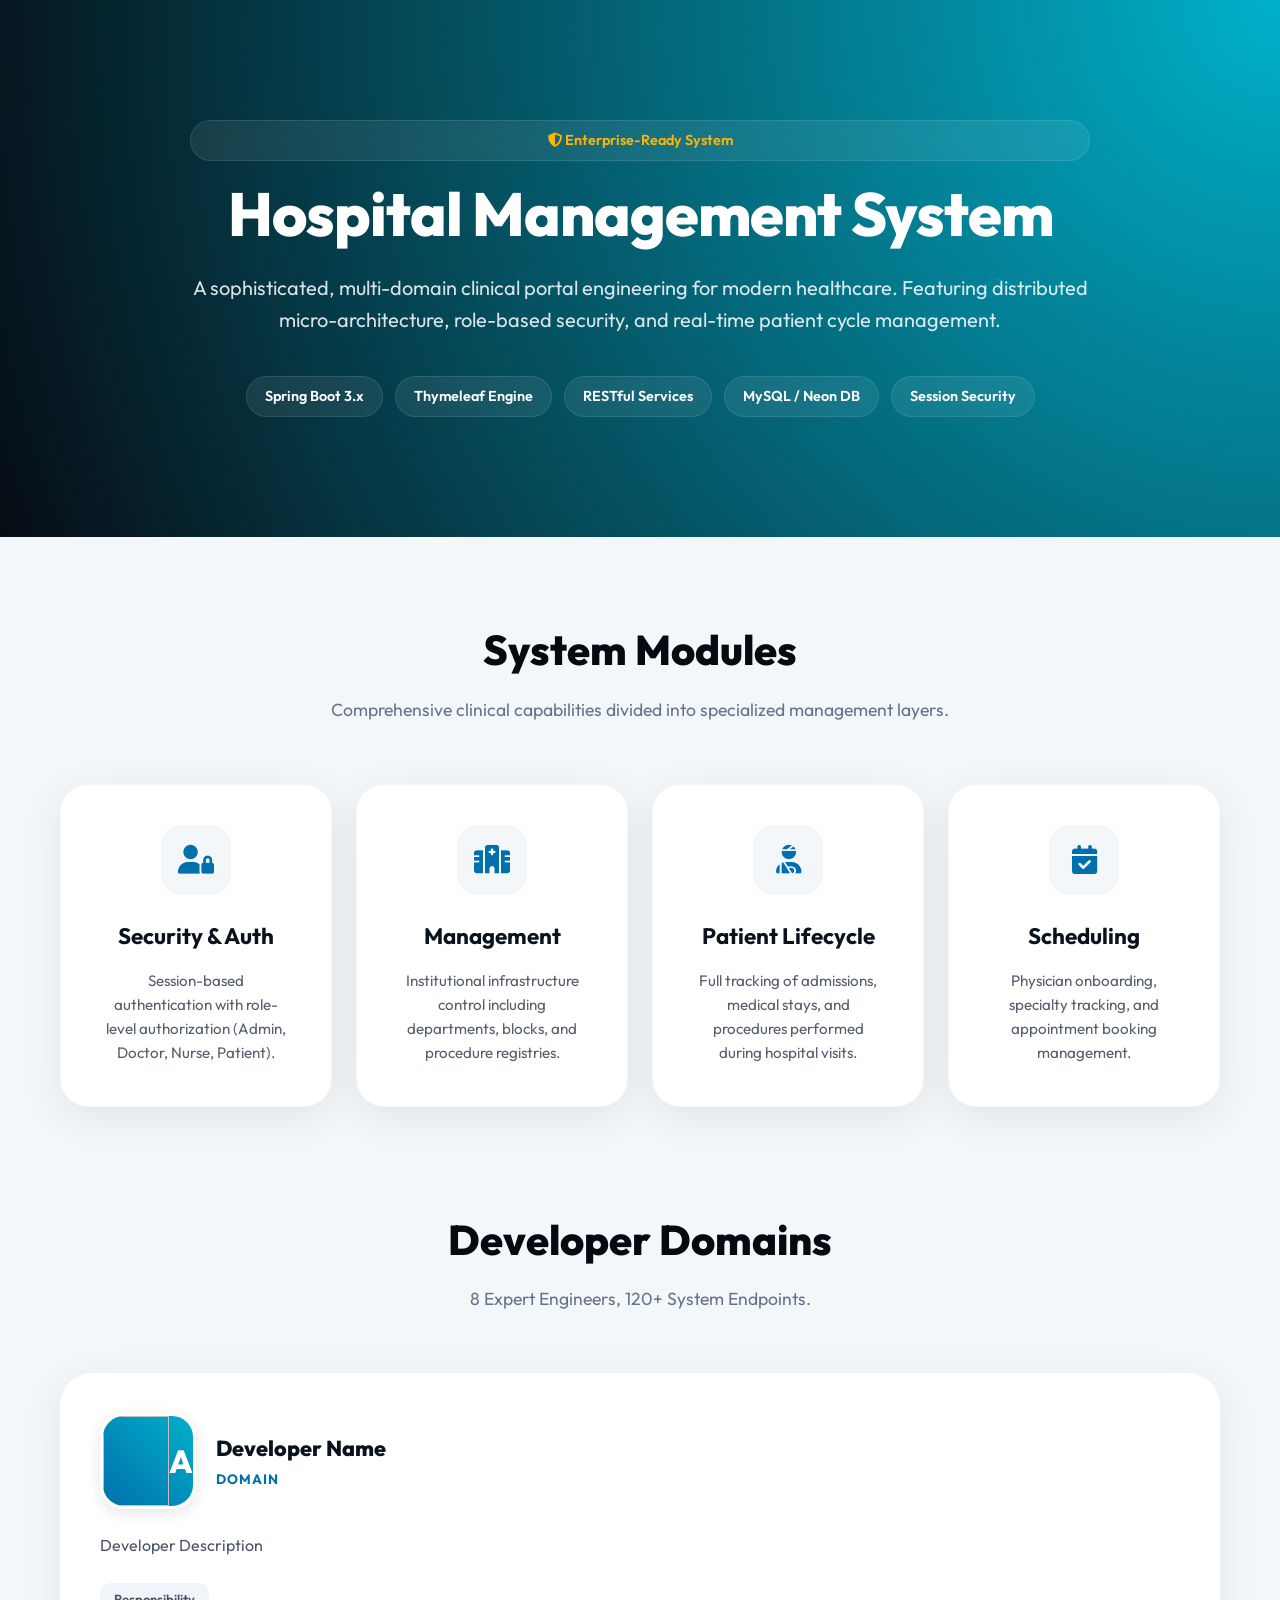
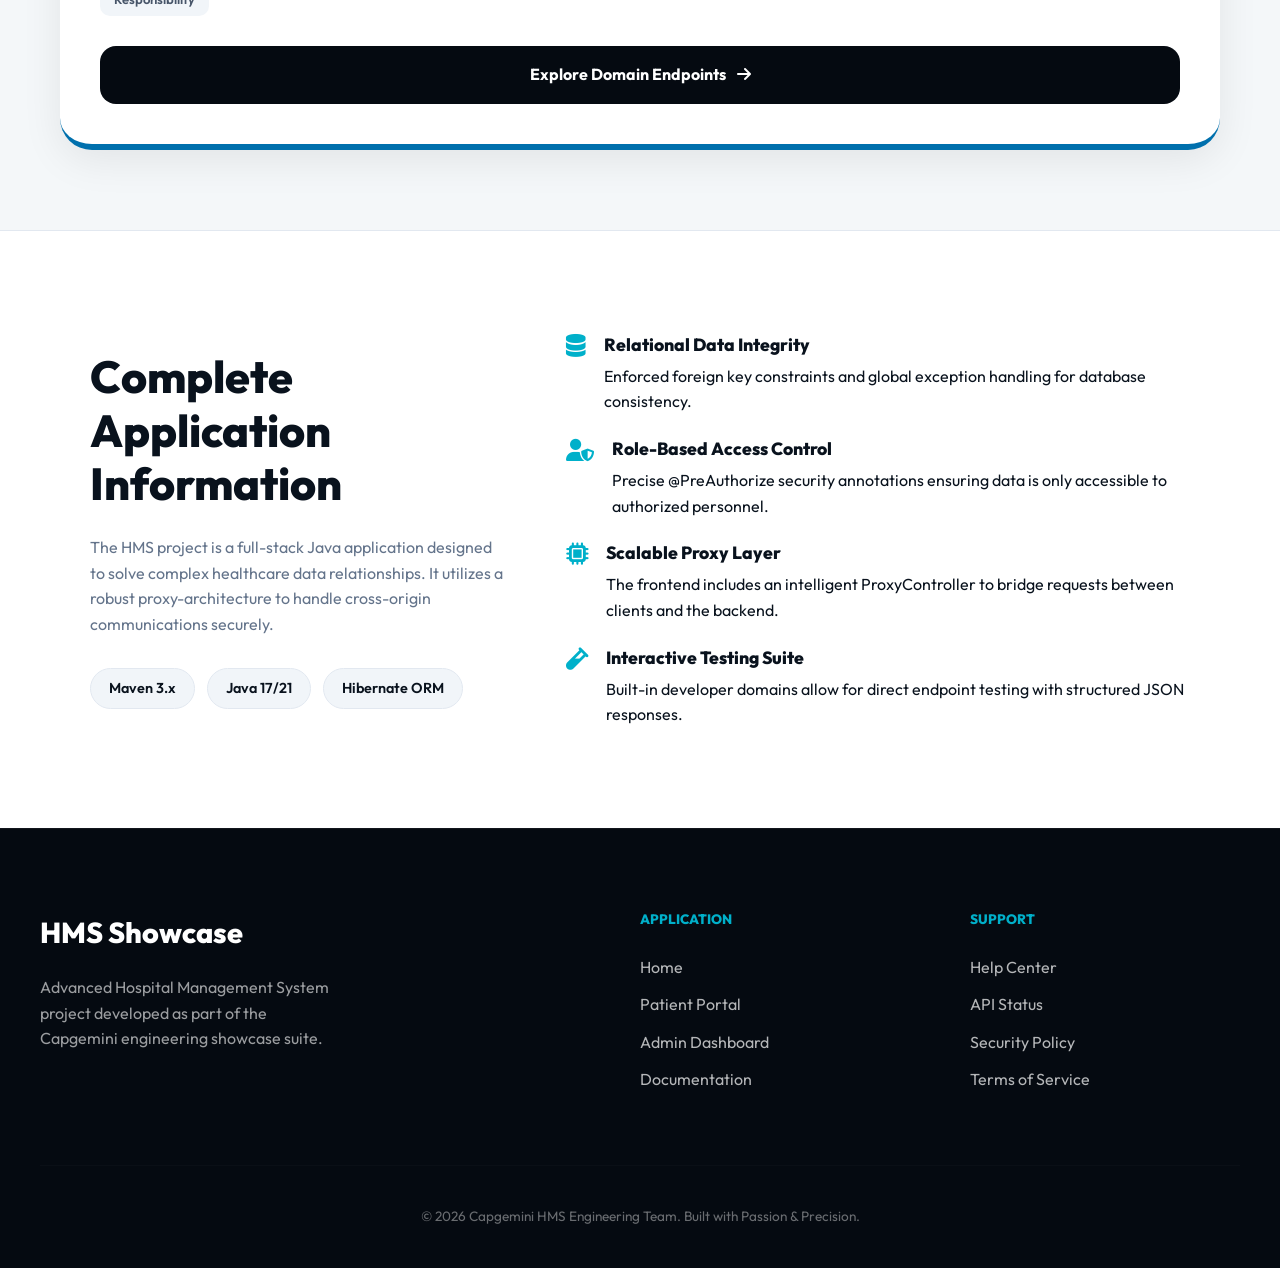
<file: hms-frontend/src/main/resources/templates/index.html>
<!DOCTYPE html>
<html xmlns:th="http://www.thymeleaf.org">
<head>
    <meta charset="UTF-8">
    <meta name="viewport" content="width=device-width, initial-scale=1.0">
    <title>Hospital Management System | Admin Portal</title>
    <link href="https://fonts.googleapis.com/css2?family=Outfit:wght@300;400;600;800&display=swap" rel="stylesheet">
    <link rel="stylesheet" href="https://cdnjs.cloudflare.com/ajax/libs/font-awesome/6.4.0/css/all.min.css">
    <style>
        :root {
            --primary: #0070ad;
            --secondary: #00b0ca;
            --accent: #ffb500;
            --dark: #09121d;
            --darker: #050a11;
            --light: #f4f7f9;
            --white: #ffffff;
            --glass: rgba(255, 255, 255, 0.08);
            --shadow: 0 10px 40px rgba(0,0,0,0.08);
        }

        * { margin: 0; padding: 0; box-sizing: border-box; }
        body { font-family: 'Outfit', sans-serif; background: var(--light); color: var(--dark); line-height: 1.6; overflow-x: hidden; }

        /* --- Hero Section --- */
        .hero { 
            background: radial-gradient(circle at top right, var(--secondary), transparent), 
                        linear-gradient(135deg, var(--darker) 0%, var(--dark) 100%); 
            padding: 120px 20px; 
            color: var(--white); 
            text-align: center;
            position: relative;
            overflow: hidden;
        }
        .hero::before {
            content: '';
            position: absolute;
            top: 0; left: 0; right: 0; bottom: 0;
            background: url('https://www.transparenttextures.com/patterns/cubes.png');
            opacity: 0.05;
        }
        .hero-content { position: relative; z-index: 2; max-width: 900px; margin: 0 auto; }
        .hero h1 { font-size: 3.8rem; font-weight: 800; margin-bottom: 24px; letter-spacing: -1px; line-height: 1.1; }
        .hero p { font-size: 1.25rem; opacity: 0.85; margin-bottom: 40px; }
        
        .tech-chips { display: flex; justify-content: center; flex-wrap: wrap; gap: 12px; }
        .chip { 
            background: var(--glass); 
            backdrop-filter: blur(10px); 
            padding: 8px 18px; 
            border-radius: 999px; 
            font-weight: 600; 
            font-size: 0.9rem;
            border: 1px solid rgba(255,255,255,0.1);
        }

        /* --- Main Container --- */
        .container { max-width: 1200px; margin: 0 auto; padding: 80px 20px; }
        
        .section-header { text-align: center; margin-bottom: 60px; }
        .section-header h2 { font-size: 2.6rem; font-weight: 800; color: var(--darker); margin-bottom: 12px; }
        .section-header p { color: #64748b; font-size: 1.1rem; }

        /* --- Modules Grid --- */
        .modules-grid { 
            display: grid; 
            grid-template-columns: repeat(auto-fit, minmax(260px, 1fr)); 
            gap: 24px; 
            margin-bottom: 100px;
        }
        .module-card { 
            background: var(--white); 
            padding: 40px; 
            border-radius: 28px; 
            box-shadow: var(--shadow);
            border: 1px solid rgba(0,0,0,0.03);
            text-align: center;
            transition: all 0.3s ease;
        }
        .module-card:hover { transform: translateY(-8px); box-shadow: 0 20px 50px rgba(0,0,0,0.12); }
        .module-icon { 
            width: 70px; height: 70px; 
            background: var(--light); 
            color: var(--primary); 
            border-radius: 20px; 
            display: flex; align-items: center; justify-content: center; 
            font-size: 1.8rem; margin: 0 auto 24px;
        }
        .module-card h3 { font-size: 1.4rem; margin-bottom: 14px; font-weight: 700; }
        .module-card p { color: #55606e; font-size: 0.95rem; }

        /* --- Developer Domains --- */
        .dev-grid { 
            display: grid; 
            grid-template-columns: repeat(auto-fit, minmax(360px, 1fr)); 
            gap: 32px; 
        }
        .dev-card { 
            background: var(--white); 
            border-radius: 32px; 
            padding: 40px; 
            box-shadow: var(--shadow);
            display: flex; flex-direction: column;
            border-bottom: 6px solid var(--primary);
            transition: 0.3s;
        }
        .dev-card:hover { border-bottom-color: var(--accent); }
        .dev-header { display: flex; align-items: center; gap: 20px; margin-bottom: 24px; }
        .dev-avatar { 
            width: 96px; height: 96px; 
            border-radius: 24px; 
            background: linear-gradient(45deg, var(--primary), var(--secondary)); 
            color: white; 
            display: flex; align-items: center; justify-content: center;
            font-size: 2rem; font-weight: 800;
            overflow: hidden;
            border: 3px solid var(--white);
            box-shadow: 0 4px 15px rgba(0,0,0,0.1);
        }
        .dev-avatar img {
            width: 100%; height: 100%;
            object-fit: cover;
        }
        .dev-title h3 { font-size: 1.35rem; font-weight: 800; }
        .dev-title span { color: var(--primary); font-weight: 700; font-size: 0.85rem; text-transform: uppercase; letter-spacing: 1px; }
        
        .dev-desc { color: #4b5563; font-size: 1rem; margin-bottom: 24px; flex-grow: 1; }
        .resp-list { display: flex; flex-wrap: wrap; gap: 8px; margin-bottom: 30px; }
        .resp-pill { background: #f1f5f9; padding: 6px 14px; border-radius: 10px; font-size: 0.82rem; font-weight: 600; color: #475569; }

        .dev-btn { 
            background: var(--darker); color: white; 
            text-align: center; padding: 16px; 
            border-radius: 16px; text-decoration: none; 
            font-weight: 700; transition: 0.2s;
        }
        .dev-btn:hover { background: var(--primary); }

        /* --- Information Section --- */
        .info-section { background: var(--white); padding: 100px 20px; border-top: 1px solid #e2e8f0; }
        .info-container { max-width: 1100px; margin: 0 auto; display: grid; grid-template-columns: 1fr 1.5fr; gap: 60px; align-items: center; }
        .info-text h2 { font-size: 2.8rem; font-weight: 800; margin-bottom: 24px; line-height: 1.2; }
        .info-features { display: grid; gap: 20px; }
        .info-item { display: flex; gap: 18px; align-items: flex-start; }
        .info-item i { color: var(--secondary); font-size: 1.4rem; margin-top: 4px; }
        .info-item div h4 { font-weight: 800; font-size: 1.1rem; margin-bottom: 5px; }

        /* --- Footer --- */
        footer { 
            background: var(--darker); 
            color: var(--white); 
            padding: 80px 20px 40px; 
            border-top: 1px solid rgba(255,255,255,0.05);
        }
        .footer-content { 
            max-width: 1200px; margin: 0 auto; 
            display: grid; grid-template-columns: 2fr 1fr 1fr; gap: 60px;
            margin-bottom: 60px;
        }
        .footer-brand h2 { font-weight: 800; margin-bottom: 20px; font-size: 1.8rem; }
        .footer-brand p { opacity: 0.6; max-width: 300px; }
        .footer-links h4 { margin-bottom: 24px; font-weight: 800; text-transform: uppercase; font-size: 0.85rem; color: var(--secondary); }
        .footer-links ul { list-style: none; }
        .footer-links li { margin-bottom: 12px; }
        .footer-links a { color: var(--white); text-decoration: none; opacity: 0.7; transition: 0.2s; }
        .footer-links a:hover { opacity: 1; color: var(--secondary); }
        
        .footer-bottom { 
            max-width: 1200px; margin: 0 auto; 
            padding-top: 40px; border-top: 1px solid rgba(255,255,255,0.05);
            text-align: center; opacity: 0.4; font-size: 0.85rem;
        }

        @media (max-width: 900px) {
            .hero h1 { font-size: 2.8rem; }
            .info-container { grid-template-columns: 1fr; }
            .footer-content { grid-template-columns: 1fr; gap: 40px; }
        }
    </style>
</head>
<body>

<section class="hero">
    <div class="hero-content">
        <div class="chip" style="margin-bottom: 20px; color: var(--accent);">
            <i class="fas fa-shield-alt"></i> Enterprise-Ready System
        </div>
        <h1>Hospital Management System</h1>
        <p>A sophisticated, multi-domain clinical portal engineering for modern healthcare. Featuring distributed micro-architecture, role-based security, and real-time patient cycle management.</p>
        <div class="tech-chips">
            <div class="chip">Spring Boot 3.x</div>
            <div class="chip">Thymeleaf Engine</div>
            <div class="chip">RESTful Services</div>
            <div class="chip">MySQL / Neon DB</div>
            <div class="chip">Session Security</div>
        </div>
    </div>
</section>

<div class="container">
    <div class="section-header">
        <h2>System Modules</h2>
        <p>Comprehensive clinical capabilities divided into specialized management layers.</p>
    </div>

    <div class="modules-grid">
        <div class="module-card">
            <div class="module-icon"><i class="fas fa-user-lock"></i></div>
            <h3>Security & Auth</h3>
            <p>Session-based authentication with role-level authorization (Admin, Doctor, Nurse, Patient).</p>
        </div>
        <div class="module-card">
            <div class="module-icon"><i class="fas fa-hospital"></i></div>
            <h3>Management</h3>
            <p>Institutional infrastructure control including departments, blocks, and procedure registries.</p>
        </div>
        <div class="module-card">
            <div class="module-icon"><i class="fas fa-user-injured"></i></div>
            <h3>Patient Lifecycle</h3>
            <p>Full tracking of admissions, medical stays, and procedures performed during hospital visits.</p>
        </div>
        <div class="module-card">
            <div class="module-icon"><i class="fas fa-calendar-check"></i></div>
            <h3>Scheduling</h3>
            <p>Physician onboarding, specialty tracking, and appointment booking management.</p>
        </div>
    </div>

    <div class="section-header">
        <h2>Developer Domains</h2>
        <p th:text="${developers.size()} + ' Expert Engineers, ' + ${endpointCount} + ' System Endpoints.'">8 Expert Engineers, 120+ System Endpoints.</p>
    </div>

    <div class="dev-grid">
        <div th:each="dev : ${developers}" class="dev-card">
            <div class="dev-header">
                <div class="dev-avatar">
                   <img th:if="${dev.photoUrl != null}" th:src="${dev.photoUrl}" th:alt="${dev.name}">
                   <span th:unless="${dev.photoUrl != null}" th:text="${#strings.substring(dev.name, 0, 1)}">A</span>
                </div>
                <div class="dev-title">
                    <h3 th:text="${dev.name}">Developer Name</h3>
                    <span th:text="${dev.domain}">Domain</span>
                </div>
            </div>
            <p class="dev-desc" th:text="${dev.description}">Developer Description</p>
            <div class="resp-list">
                <span th:each="resp : ${dev.responsibilities}" class="resp-pill" th:text="${resp}">Responsibility</span>
            </div>
            <a th:href="@{'/member/' + ${dev.id}}" class="dev-btn">Explore Domain Endpoints <i class="fas fa-arrow-right" style="margin-left: 8px;"></i></a>
        </div>
    </div>
</div>

<section class="info-section">
    <div class="info-container">
        <div class="info-text">
            <h2>Complete Application Information</h2>
            <p style="color: #64748b; margin-bottom: 30px;">The HMS project is a full-stack Java application designed to solve complex healthcare data relationships. It utilizes a robust proxy-architecture to handle cross-origin communications securely.</p>
            <div class="tech-chips" style="justify-content: flex-start;">
                <div class="chip" style="background: #f1f5f9; color: var(--dark); border-color: #e2e8f0;">Maven 3.x</div>
                <div class="chip" style="background: #f1f5f9; color: var(--dark); border-color: #e2e8f0;">Java 17/21</div>
                <div class="chip" style="background: #f1f5f9; color: var(--dark); border-color: #e2e8f0;">Hibernate ORM</div>
            </div>
        </div>
        <div class="info-features">
            <div class="info-item">
                <i class="fas fa-database"></i>
                <div>
                    <h4>Relational Data Integrity</h4>
                    <p>Enforced foreign key constraints and global exception handling for database consistency.</p>
                </div>
            </div>
            <div class="info-item">
                <i class="fas fa-user-shield"></i>
                <div>
                    <h4>Role-Based Access Control</h4>
                    <p>Precise @PreAuthorize security annotations ensuring data is only accessible to authorized personnel.</p>
                </div>
            </div>
            <div class="info-item">
                <i class="fas fa-microchip"></i>
                <div>
                    <h4>Scalable Proxy Layer</h4>
                    <p>The frontend includes an intelligent ProxyController to bridge requests between clients and the backend.</p>
                </div>
            </div>
            <div class="info-item">
                <i class="fas fa-vial"></i>
                <div>
                    <h4>Interactive Testing Suite</h4>
                    <p>Built-in developer domains allow for direct endpoint testing with structured JSON responses.</p>
                </div>
            </div>
        </div>
    </div>
</section>

<footer>
    <div class="footer-content">
        <div class="footer-brand">
            <h2>HMS Showcase</h2>
            <p>Advanced Hospital Management System project developed as part of the Capgemini engineering showcase suite.</p>
        </div>
        <div class="footer-links">
            <h4>Application</h4>
            <ul>
                <li><a href="/">Home</a></li>
                <li><a href="#">Patient Portal</a></li>
                <li><a href="#">Admin Dashboard</a></li>
                <li><a href="#">Documentation</a></li>
            </ul>
        </div>
        <div class="footer-links">
            <h4>Support</h4>
            <ul>
                <li><a href="#">Help Center</a></li>
                <li><a href="#">API Status</a></li>
                <li><a href="#">Security Policy</a></li>
                <li><a href="#">Terms of Service</a></li>
            </ul>
        </div>
    </div>
    <div class="footer-bottom">
        &copy; 2026 Capgemini HMS Engineering Team. Built with Passion & Precision.
    </div>
</footer>

</body>
</html>
</file>
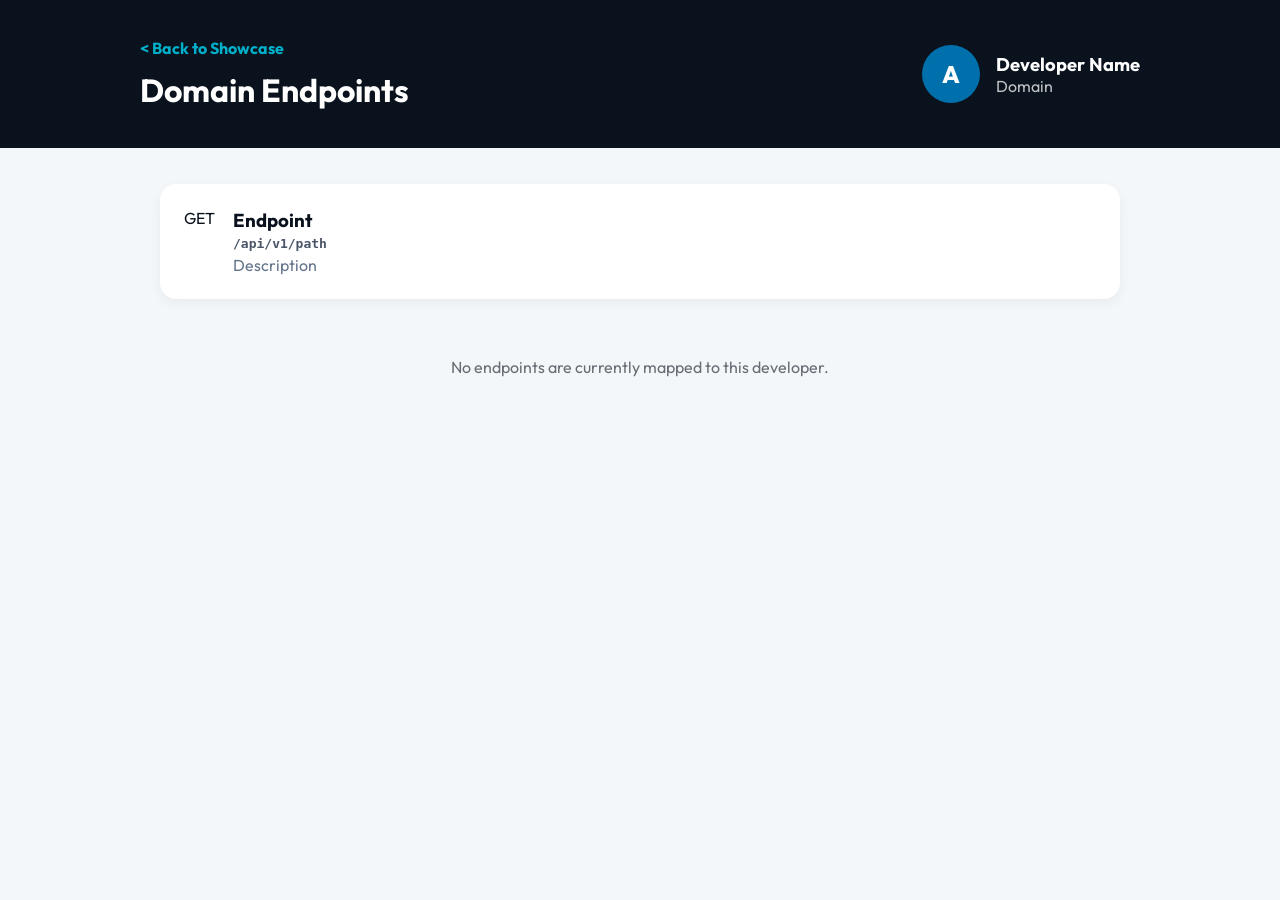
<file: hms-frontend/src/main/resources/templates/member.html>
<!DOCTYPE html>
<html xmlns:th="http://www.thymeleaf.org">
<head>
    <meta charset="UTF-8">
    <meta name="viewport" content="width=device-width, initial-scale=1.0">
    <title th:text="${title}">Domain Endpoints</title>
    <link href="https://fonts.googleapis.com/css2?family=Outfit:wght@300;400;600;800&display=swap" rel="stylesheet">
    <style>
        :root {
            --primary: #0070ad;
            --secondary: #00b0ca;
            --dark: #09121d;
            --light: #f4f7f9;
            --white: #ffffff;
            --get: #61affe;
            --post: #49cc90;
            --put: #fca130;
            --delete: #f93e3e;
        }

        * { margin: 0; padding: 0; box-sizing: border-box; }
        body { font-family: 'Outfit', sans-serif; background: var(--light); color: var(--dark); }
        .header { background: var(--dark); color: var(--white); padding: 38px 20px; }
        .header-inner { max-width: 1000px; margin: 0 auto; display: flex; justify-content: space-between; gap: 20px; align-items: center; }
        .back-link { color: var(--secondary); text-decoration: none; font-weight: 700; }
        .dev-info { display: flex; align-items: center; gap: 16px; }
        .avatar { width: 58px; height: 58px; border-radius: 50%; background: var(--primary); display: flex; align-items: center; justify-content: center; font-size: 1.5rem; font-weight: 800; }
        .container { max-width: 1000px; margin: 36px auto; padding: 0 20px; }
        .endpoint-card { background: var(--white); border-radius: 16px; padding: 24px; margin-bottom: 18px; box-shadow: 0 4px 12px rgba(0,0,0,0.05); display: flex; gap: 18px; text-decoration: none; color: inherit; }
        .endpoint-card:hover { transform: translateY(-2px); transition: transform 0.2s ease; }
        .method-badge { min-width: 86px; padding: 10px; border-radius: 10px; text-align: center; color: var(--white); font-weight: 800; }
        .GET { background: var(--get); }
        .POST { background: var(--post); }
        .PUT { background: var(--put); }
        .DELETE { background: var(--delete); }
        .path { font-family: monospace; color: #4a5568; font-weight: 700; margin: 4px 0; }
        .endpoint-info p { color: #64748b; }
    </style>
</head>
<body>
<header class="header">
    <div class="header-inner">
        <div>
            <a href="/" class="back-link">&lt; Back to Showcase</a>
            <h1 style="margin-top: 12px;">Domain Endpoints</h1>
        </div>
        <div class="dev-info">
            <div class="avatar" th:text="${#strings.substring(developer.name, 0, 1)}">A</div>
            <div>
                <div th:text="${developer.name}" style="font-weight: 700; font-size: 1.15rem;">Developer Name</div>
                <div th:text="${developer.domain}" style="opacity: 0.75;">Domain</div>
            </div>
        </div>
    </div>
</header>

<div class="container">
    <div th:each="endpoint : ${endpoints}">
        <a th:href="@{'/endpoint/' + ${endpoint.id}}" class="endpoint-card">
            <div th:class="'method-badge ' + ${endpoint.method}" th:text="${endpoint.method}">GET</div>
            <div class="endpoint-info">
                <h3 th:text="${endpoint.name}">Endpoint</h3>
                <div class="path" th:text="${endpoint.path}">/api/v1/path</div>
                <p th:text="${endpoint.description}">Description</p>
            </div>
        </a>
    </div>

    <div th:if="${#lists.isEmpty(endpoints)}" style="text-align: center; padding: 40px; opacity: 0.6;">
        No endpoints are currently mapped to this developer.
    </div>
</div>
</body>
</html>
</file>
